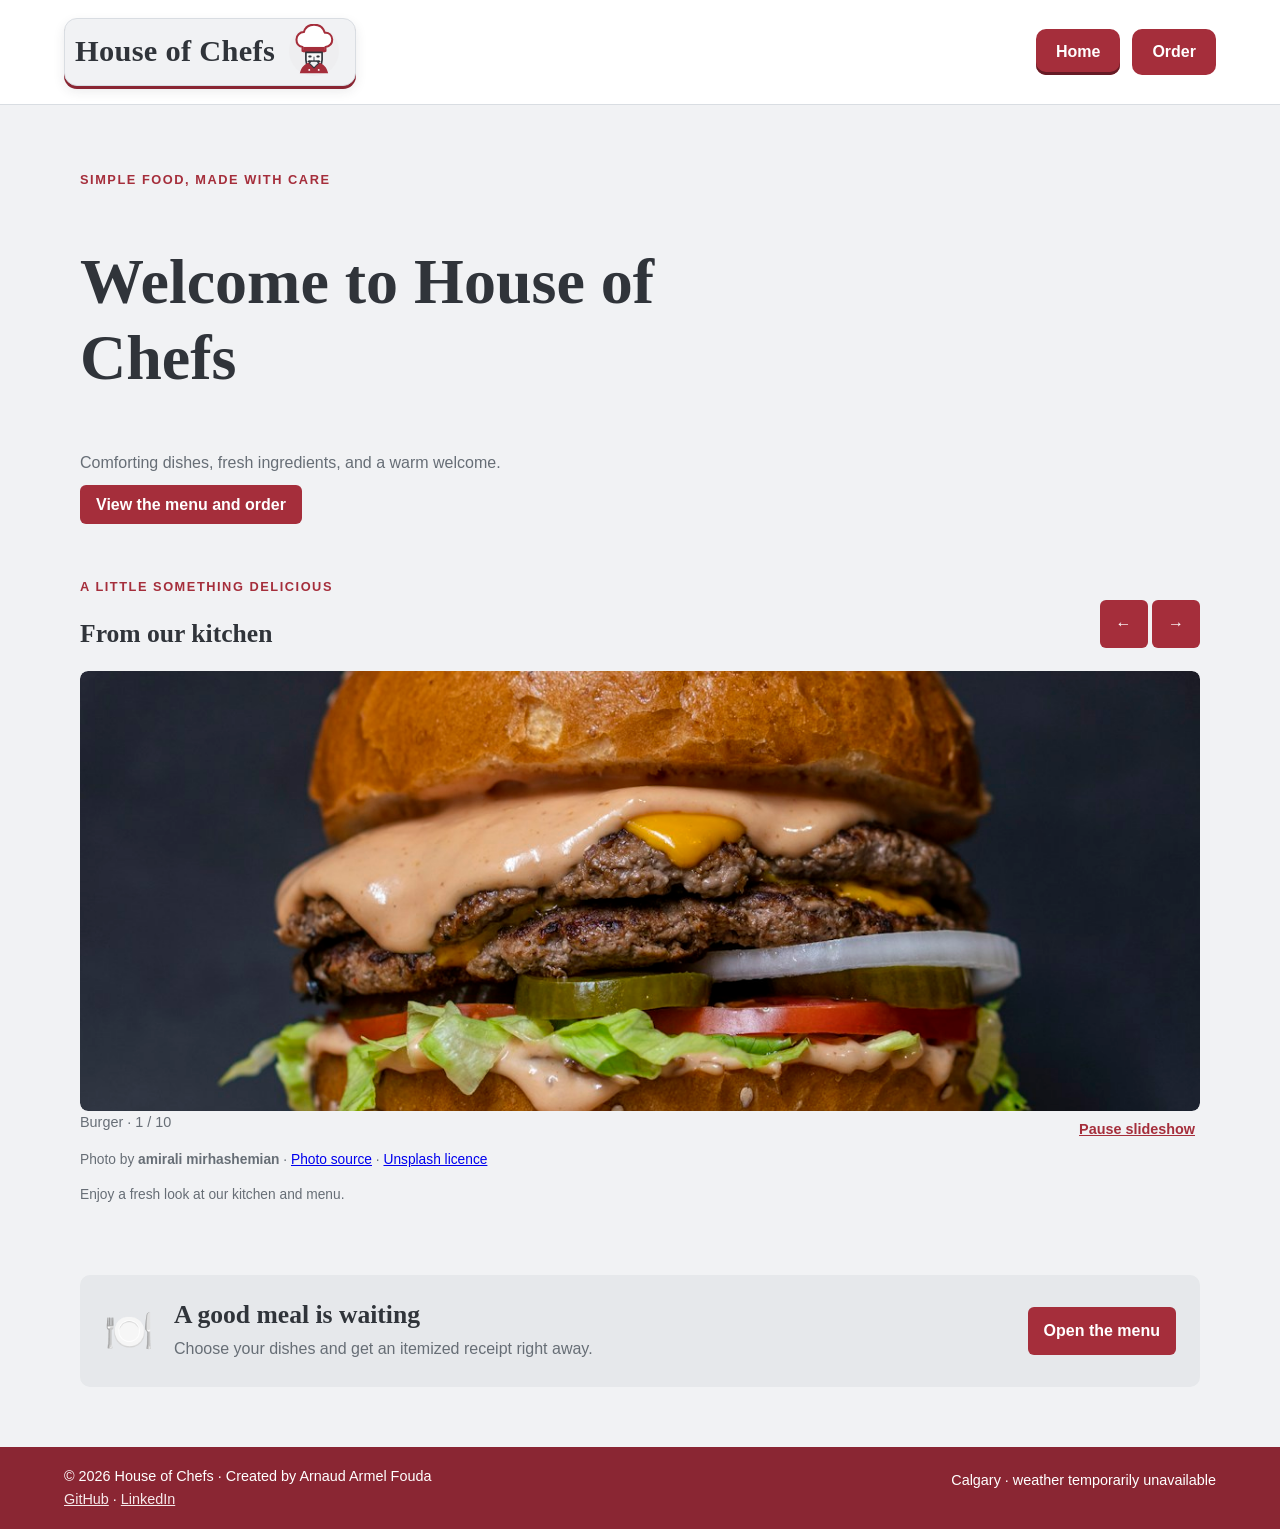
<file: index.html>
<!doctype html>
<html lang="en">
<head>
  <meta charset="utf-8">
  <meta name="viewport" content="width=device-width, initial-scale=1">
  <title>House of Chefs | Home</title>
  <link rel="icon" href="images/chef-logo.svg">
  <link rel="stylesheet" href="style.css">
  <script src="script.js" defer></script>
</head>
<body>
  <header>
    <a class="brand" href="index.html"><span>House of Chefs</span><img class="brand-logo" src="images/chef-logo.svg" alt=""></a>
    <nav aria-label="Main navigation">
      <a href="index.html" aria-current="page">Home</a>
      <a href="menu.html">Order</a>
    </nav>
  </header>
  <main>
    <section class="intro">
      <p class="eyebrow">Simple food, made with care</p>
      <h1>Welcome to House of Chefs</h1>
      <p>Comforting dishes, fresh ingredients, and a warm welcome.</p>
      <a class="button" href="menu.html">View the menu and order</a>
    </section>
    <section class="gallery">
      <div class="section-heading">
        <div><p class="eyebrow">A little something delicious</p><h2>From our kitchen</h2></div>
        <div>
          <button id="previous-image" type="button" aria-label="Previous photo">←</button>
          <button id="next-image" type="button" aria-label="Next photo">→</button>
        </div>
      </div>
      <div class="carousel" id="carousel"></div>
      <div class="carousel-bottom"><p id="image-caption"></p><button id="pause-carousel" type="button">Pause slideshow</button></div>
      <p class="note" id="photo-credit"></p>
      <p class="note">Enjoy a fresh look at our kitchen and menu.</p>
    </section>
    <section class="welcome">
      <span aria-hidden="true">🍽️</span>
      <div><h2>A good meal is waiting</h2><p>Choose your dishes and get an itemized receipt right away.</p></div>
      <a class="button" href="menu.html">Open the menu</a>
    </section>
  </main>
  <footer>
    <div>© <span class="year"></span> House of Chefs · Created by Arnaud Armel Fouda<br>
      <a href="https://github.com/ArnaudArmel">GitHub</a> · <a href="https://www.linkedin.com/in/arnaud-armel-fouda/">LinkedIn</a>
    </div>
    <p class="weather" data-weather>Calgary · weather loading…</p>
  </footer>
</body>
</html>
</file>
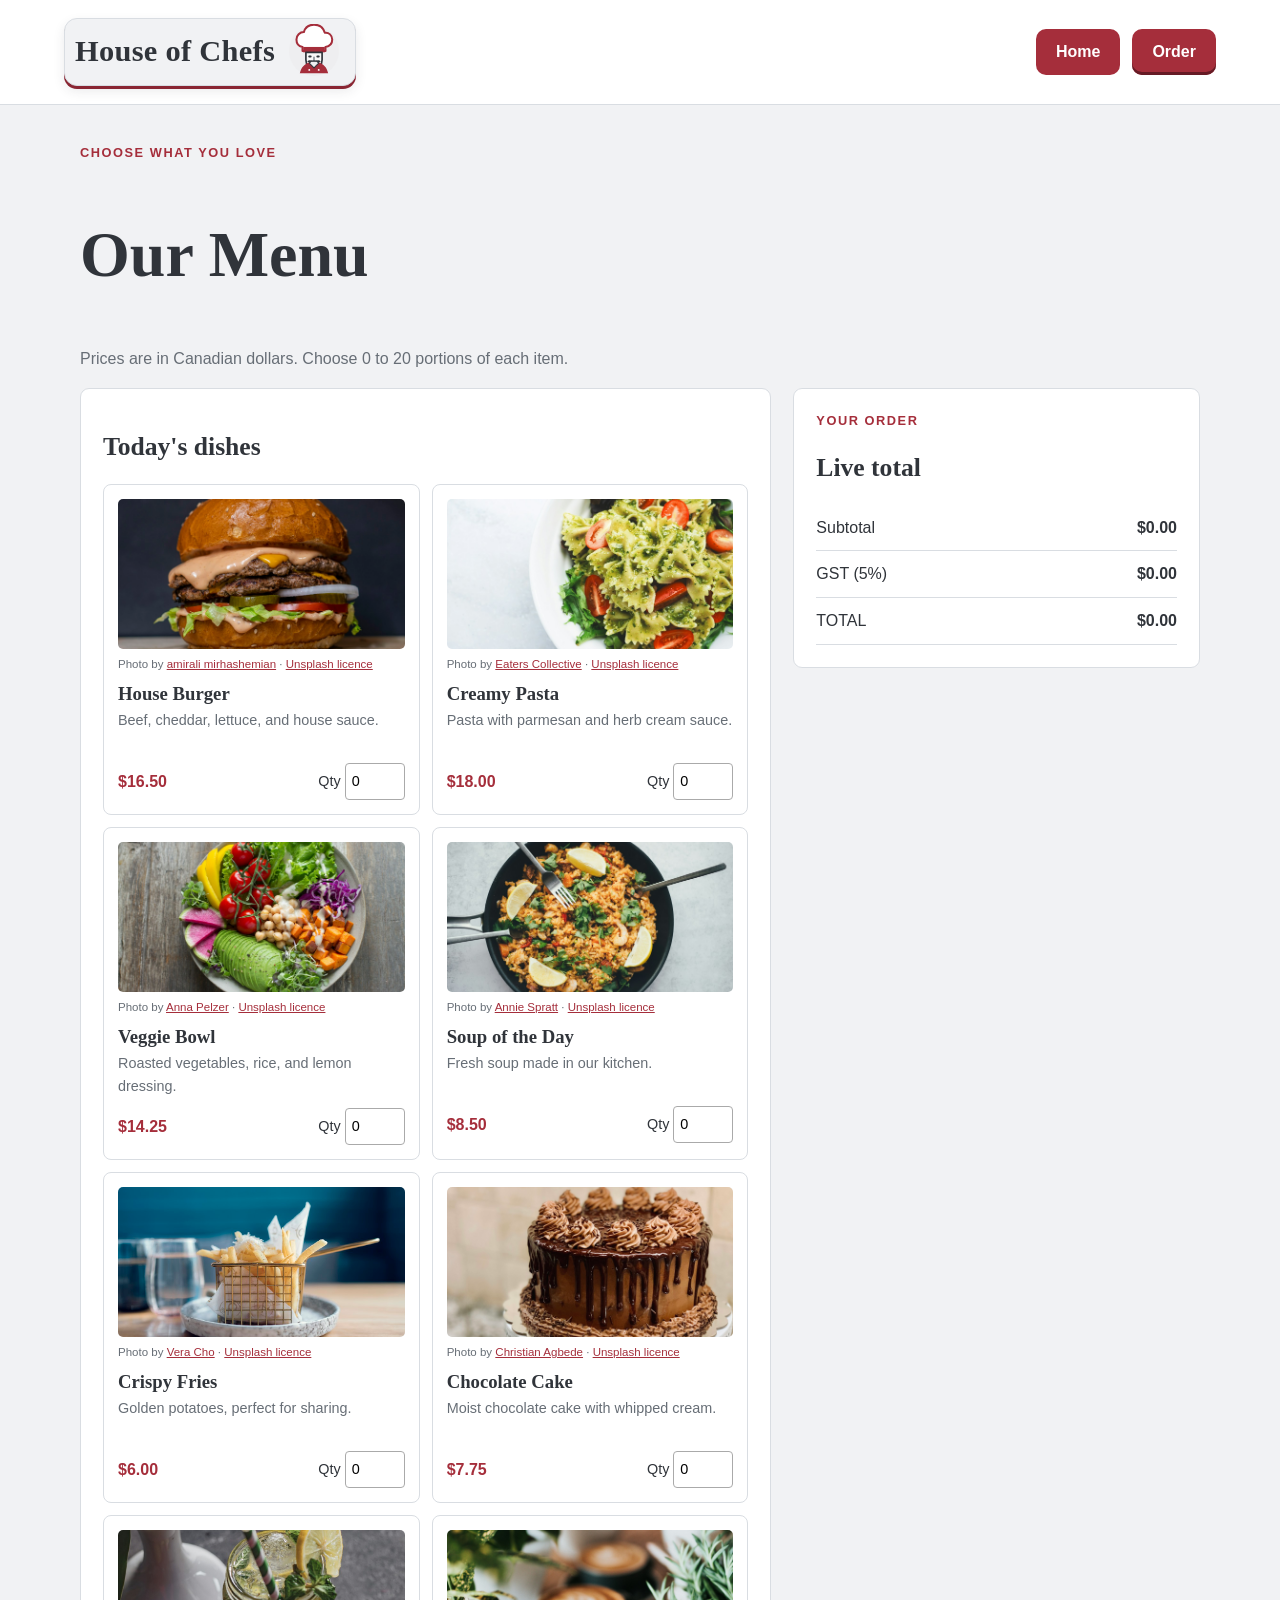
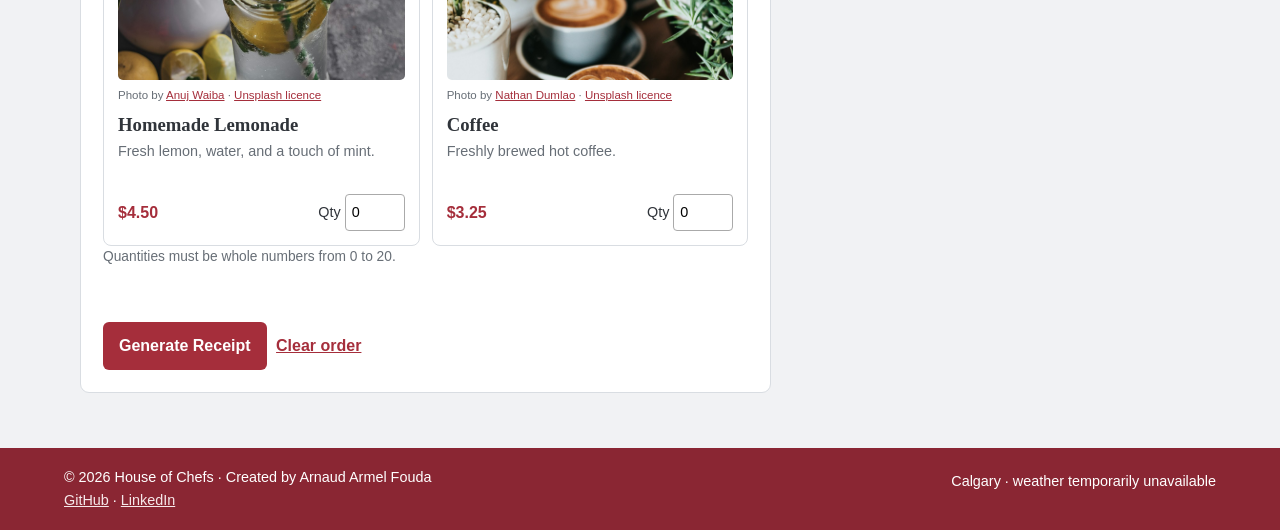
<file: menu.html>
<!doctype html>
<html lang="en">
<head>
  <meta charset="utf-8">
  <meta name="viewport" content="width=device-width, initial-scale=1">
  <title>House of Chefs | Menu</title>
  <link rel="icon" href="images/chef-logo.svg">
  <link rel="stylesheet" href="style.css">
  <script src="script.js" defer></script>
</head>
<body>
  <header>
    <a class="brand" href="index.html"><span>House of Chefs</span><img class="brand-logo" src="images/chef-logo.svg" alt=""></a>
    <nav aria-label="Main navigation"><a href="index.html">Home</a><a href="menu.html" aria-current="page">Order</a></nav>
  </header>
  <main class="order">
    <section><p class="eyebrow">Choose what you love</p><h1>Our Menu</h1><p>Prices are in Canadian dollars. Choose 0 to 20 portions of each item.</p></section>
    <div class="order-layout">
      <section class="panel">
        <h2>Today's dishes</h2>
        <form id="order-form" novalidate>
          <div class="menu-grid" id="menu-items"></div>
          <p class="note">Quantities must be whole numbers from 0 to 20.</p>
          <p class="error" id="form-error" role="alert"></p>
          <button class="button" type="submit">Generate Receipt</button>
          <button id="clear-order" type="button">Clear order</button>
        </form>
      </section>
      <aside class="panel summary" aria-live="polite">
        <p class="eyebrow">Your order</p><h2>Live total</h2>
        <div class="total"><span>Subtotal</span><b id="live-subtotal">$0.00</b></div>
        <div class="total"><span>GST (5%)</span><b id="live-tax">$0.00</b></div>
        <div class="total"><span>TOTAL</span><b id="live-total">$0.00</b></div>
        <div id="receipt" class="receipt" hidden></div>
      </aside>
    </div>
  </main>
  <footer>
    <div>© <span class="year"></span> House of Chefs · Created by Arnaud Armel Fouda<br>
      <a href="https://github.com/ArnaudArmel">GitHub</a> · <a href="https://www.linkedin.com/in/arnaud-armel-fouda/">LinkedIn</a>
    </div>
    <p class="weather" data-weather>Calgary · weather loading…</p>
  </footer>
</body>
</html>
</file>
<file: style.css>
:root {
    --accent: #a52e3b;
    --ink: #30343a;
    --page: #f1f2f4;
    --muted: #676e76;
    --line: #d9dde2
}

* {
    box-sizing: border-box
}

body {
    margin: 0;
    min-height: 100vh;
    display: flex;
    flex-direction: column;
    background: var(--page);
    color: var(--ink);
    font: 16px/1.6 Arial, sans-serif
}

header,
footer {
    display: flex;
    justify-content: space-between;
    align-items: center;
    gap: 20px;
    padding: 18px 5%;
    background: #ffffff
}

header {
    border-bottom: 1px solid var(--line)
}

footer {
    margin-top: auto;
    background: #8a2633;
    color: white;
    font-size: .9rem
}

footer a {
    color: #f6e8ea
}

.brand {
    display: flex;
    align-items: center;
    gap: 12px;
    font-family: "Segoe Script", "Brush Script MT", "Lucida Handwriting", cursive;
    font-size: 1.9rem;
    font-weight: 700;
    letter-spacing: .01em;
    color: var(--ink);
    text-decoration: none;
    padding: 5px 14px 7px 10px;
    background: #f1f2f4;
    border: 1px solid #d9dde2;
    border-radius: 13px;
    box-shadow: 0 3px 0 #8a2633, 0 5px 12px #30343a1a
}

.brand-logo {
    display: block;
    width: 54px;
    height: 54px;
    flex: none
}

nav {
    display: flex;
    align-items: center;
    gap: 12px
}

nav a {
    display: inline-block;
    padding: 10px 20px;
    border-radius: 10px;
    background: var(--accent);
    color: #fff;
    font-weight: bold;
    text-decoration: none;
    transition: background .2s ease, transform .2s ease
}

nav a:hover {
    background: #8a2633;
    transform: translateY(-1px)
}

nav a[aria-current="page"] {
    box-shadow: inset 0 -3px #661b25
}

main {
    width: min(1120px, 90%);
    margin: auto;
    flex: 1
}

h1,
h2,
h3 {
    font-family: Georgia, serif;
    line-height: 1.2
}

h1 {
    font-size: clamp(2.3rem, 5vw, 4rem)
}

h2 {
    font-size: 1.6rem
}

p {
    margin-top: 0
}

.intro {
    padding: 65px 0 40px;
    max-width: 700px
}

.intro>p:not(.eyebrow),
.order>section>p:last-child {
    color: var(--muted)
}

.eyebrow {
    color: #a52e3b;
    text-transform: uppercase;
    font-size: .8rem;
    letter-spacing: .12em;
    font-weight: bold;
    margin-bottom: 5px
}

.button,
button {
    border: 0;
    border-radius: 6px;
    background: var(--accent);
    color: white;
    padding: 11px 16px;
    font: inherit;
    font-weight: bold;
    text-decoration: none;
    cursor: pointer
}

.button:hover,
button:hover {
    background: #741f2a
}

button:focus-visible,
a:focus-visible,
input:focus-visible {
    outline: 3px solid #cc6470;
    outline-offset: 2px
}

.section-heading,
.carousel-bottom {
    display: flex;
    justify-content: space-between;
    align-items: center;
    gap: 12px
}

.gallery {
    padding: 20px 0 45px
}

.gallery button {
    min-width: 42px
}

.carousel {
    width: 100%;
    overflow: hidden;
    border-radius: 8px
}

.carousel-image {
    display: block;
    width: 100%;
    height: min(55vw, 440px);
    object-fit: cover;
    border-radius: 8px
}

.slide-from-right {
    animation: slideFromRight .55s ease
}

.slide-from-left {
    animation: slideFromLeft .55s ease
}

@keyframes slideFromRight {
    from {
        transform: translateX(100%)
    }

    to {
        transform: translateX(0)
    }
}

@keyframes slideFromLeft {
    from {
        transform: translateX(-100%)
    }

    to {
        transform: translateX(0)
    }
}

.food-photo {
    height: min(55vw, 440px);
    border-radius: 8px;
    background-size: cover;
    background-position: center;
    display: flex;
    align-items: end;
    padding: 10px;
    color: white;
    font-weight: bold;
    text-shadow: 0 1px 5px #000;
    background-color: #526858
}

.carousel-bottom {
    color: var(--muted);
    font-size: .9rem
}

.carousel-bottom button,
#clear-order {
    background: transparent;
    color: var(--accent);
    text-decoration: underline;
    padding: 5px
}

.note {
    font-size: .86rem;
    color: var(--muted)
}

.welcome {
    display: flex;
    align-items: center;
    gap: 20px;
    padding: 24px;
    margin: 10px 0 60px;
    background: #e6e8eb;
    border-radius: 10px
}

.welcome>span {
    font-size: 2.5rem
}

.welcome div {
    flex: 1
}

.welcome p {
    margin: 0;
    color: var(--muted)
}

.welcome h2 {
    margin: 0 0 5px
}

.order {
    padding: 38px 0 55px
}

.order-layout {
    display: grid;
    grid-template-columns: 1.7fr 1fr;
    gap: 22px;
    align-items: start
}

.panel {
    padding: 22px;
    border: 1px solid var(--line);
    border-radius: 9px;
    background: #ffffff
}

.menu-grid {
    display: grid;
    grid-template-columns: 1fr 1fr;
    gap: 12px
}

.menu-item {
    padding: 14px;
    border: 1px solid var(--line);
    border-radius: 8px;
    background: white
}

.menu-item h3 {
    margin: 0 0 4px
}

.menu-item-image {
    display: block;
    width: 100%;
    height: 150px;
    object-fit: cover;
    border-radius: 5px;
    margin-bottom: 8px
}

.menu-item .photo-credit-small {
    min-height: 0;
    margin: 0 0 10px;
    font-size: .72rem;
    line-height: 1.35
}

.photo-credit-small a {
    color: var(--accent)
}

.menu-item p {
    color: var(--muted);
    font-size: .9rem;
    min-height: 44px;
    margin-bottom: 10px
}

.item-bottom,
.total {
    display: flex;
    justify-content: space-between;
    align-items: center;
    gap: 8px
}

.item-bottom label {
    font-size: .9rem
}

.item-bottom input {
    width: 60px;
    padding: 6px;
    border: 1px solid #aaa;
    border-radius: 4px;
    font: inherit
}

.item-price {
    color: var(--accent);
    font-weight: bold
}

.total {
    padding: 10px 0;
    border-bottom: 1px solid var(--line)
}

.summary {
    position: sticky;
    top: 16px
}

.error {
    color: #a33030;
    min-height: 24px;
    font-weight: bold
}

.receipt {
    width: min(100%, 340px);
    margin: 22px auto 0;
    padding: 20px 18px;
    background: #eeeeF0;
    color: #25272b;
    border: 1px dashed #c8cbd0;
    box-shadow: 0 4px 14px #2221;
    font-family: "Courier New", monospace;
    font-size: .88rem
}

.receipt-heading {
    text-align: center;
    padding-bottom: 10px
}

.receipt-heading h3 {
    margin: 0 0 4px;
    font-family: Georgia, serif;
    font-size: 1.25rem;
    letter-spacing: .05em
}

.receipt-heading p {
    margin: 2px 0;
    color: #555;
    font-size: .76rem
}

.receipt-rule {
    border-top: 1px dashed #888;
    margin: 8px 0 14px
}

.receipt .receipt-item {
    margin: 12px 0
}

.receipt .receipt-row {
    font-size: .85rem
}

.receipt .receipt-detail {
    padding-left: 10px;
    color: #666;
    font-size: .78rem
}

.receipt .total {
    padding: 6px 0;
    border-bottom: 0;
    font-size: .85rem
}

.receipt .receipt-final-total {
    margin-top: 5px;
    padding-top: 10px;
    border-top: 1px dashed #888;
    font-size: 1.05rem;
    font-weight: bold
}

.receipt-print-button {
    display: block;
    width: 100%;
    margin-top: 16px;
    background: var(--accent);
    font-family: Arial, sans-serif
}

.receipt-print-note {
    margin: 8px 0 0;
    color: #666;
    text-align: center;
    font: .72rem/1.4 Arial, sans-serif
}

.receipt-row {
    display: flex;
    justify-content: space-between;
    gap: 10px;
    font-weight: bold
}

.receipt-detail {
    color: var(--muted);
    font-size: .88rem
}

.receipt-item {
    margin: 12px 0
}

@media(max-width:760px) {
    .carousel {
        display: block
    }

    .carousel-image {
        height: 300px
    }

    .food-photo {
        height: 300px
    }

    .order-layout {
        grid-template-columns: 1fr
    }

    .summary {
        position: static
    }
}

@media(max-width:480px) {

    header,
    footer {
        align-items: flex-start;
        flex-direction: column
    }

    main {
        width: 90%
    }

    .intro {
        padding-top: 45px
    }

    .carousel {
        display: block
    }

    .carousel-image {
        height: 240px
    }

    .food-photo {
        height: 240px
    }

    .welcome {
        flex-wrap: wrap
    }

    .welcome div {
        min-width: 70%
    }

    .menu-grid {
        grid-template-columns: 1fr
    }

    .menu-item p {
        min-height: 0
    }

    .panel {
        padding: 16px
    }
}






@media print {
    @page {
        margin: 12mm
    }

    body {
        display: block;
        min-height: 0;
        background: #fff
    }
    

    body * {
        visibility: hidden !important
    }

    #receipt,
    #receipt * {
        visibility: visible !important
    }

    #receipt {
        display: block !important;
        position: absolute;
        left: 0;
        top: 0;
        width: 80mm;
        max-width: 80mm;
        margin: 0;
        padding: 8mm 6mm;
        border: 0;
        box-shadow: none;
        background: #fff;
        color: #000;
        font-size: 10pt
    }

    .receipt-print-button,
    .receipt-print-note {
        display: none !important
    }
}
</file>
